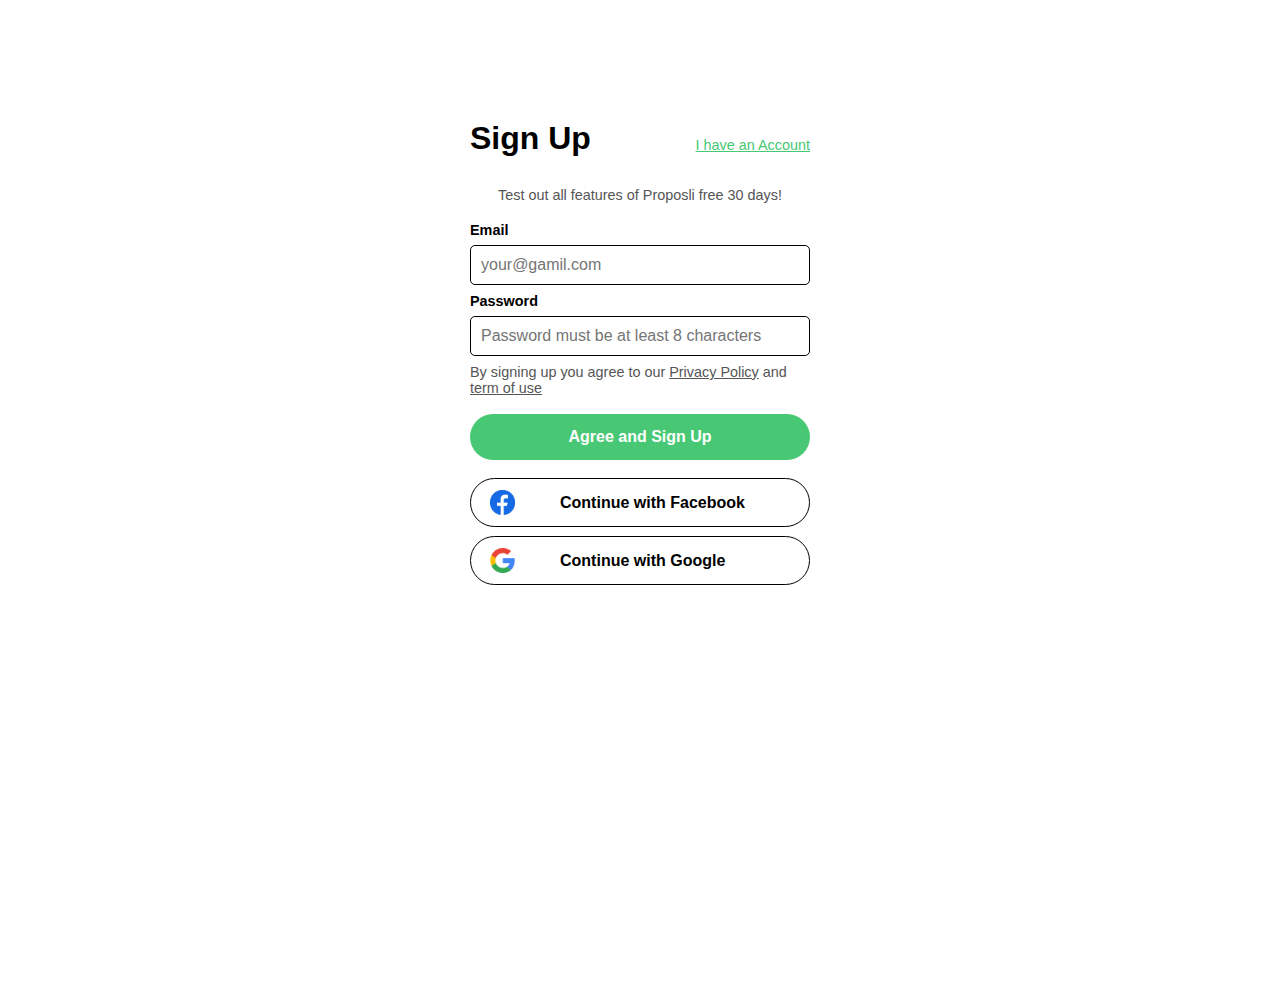
<file: index.html>
<!DOCTYPE html>
<html lang="en">

<head>
    <meta charset="UTF-8">
    <meta name="viewport" content="width=device-width, initial-scale=1.0">
    <title>Sign Up</title>

    <link rel="stylesheet" href="style.css">
</head>

<body>
    <div class="outer-box">
        <div class="iner-box">
            <header>
                <div class="signup-header">
                    <h1>Sign Up</h1>
                    <a href="sigin.html">I have an Account</a>
                </div>
                <p class="header-para">Test out all features of Proposli free 30 days!</p>
            </header>
            <main class="signup-main">
                <form action="">
                    <p class="signup-p">
                        <label for="email">Email</label>
                        <input type="email" id="email" placeholder="your@gamil.com" required>
                    </p>
                    <p class="signup-p">
                        <label for="password">Password</label>
                        <input type="password" id="password" placeholder="Password must be at least 8 characters"
                            required>
                    </p>
                    <p class="special-p">By signing up you agree to our <a href="#">Privacy Policy</a> and <a
                            href="#">term of use</a></p>
                    <input type="submit" id="button-1" value="Agree and Sign Up">
                </form>
            </main>
            <footer class="signup-footer">
                <button class="signup-button" id="button-2"><img src="fb.png" alt="" height="25"><a
                        href="https://www.facebook.com">Continue with Facebook</a></button>
                <button class="signup-button" id="button-3"><img src="google.png" alt="" height="25"><a
                        href="https://www.google.com">Continue with Google</a></button>
            </footer>
        </div>
    </div>

</body>

</html>
</file>
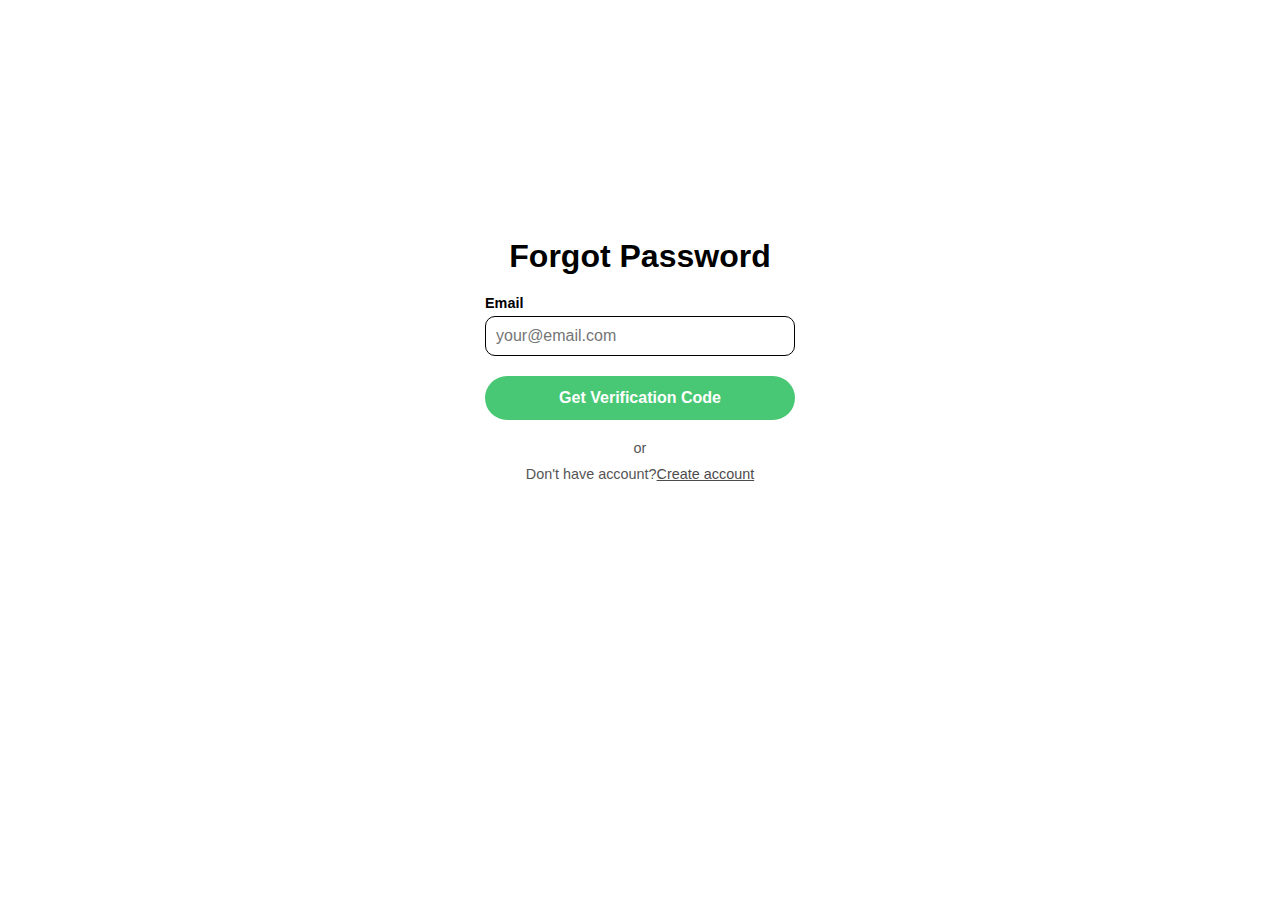
<file: forgot.html>
<!DOCTYPE html>
<html lang="en">
<head>
    <meta charset="UTF-8">
    <meta name="viewport" content="width=device-width, initial-scale=1.0">
    <title>Forgot Password</title>

    <link rel="stylesheet" href="forgot.css">
</head>
<body>
    <div class="outer-box">
        <div class="iner-box">
            <header>
                <div class="forgot-header">
                    <h1>Forgot Password</h1>
                </div>
            </header>

            <main class="forgot-body">
                <form action="post">
                    <p>
                        <label for="email">Email</label>
                        <input type="email" id="email" placeholder="your@email.com" required>
                    </p>
                    <p>
                        <input type="submit" id="submit" value="Get Verification Code">
                    </p>
                </form>
            </main>

            <footer class="forgot-footer">
              <div class="div">or</div>
                <p>Don't have account?<a href="index.html">Create account</a></p>
            </footer>
        </div>
    </div>

</body>
</html>
</file>
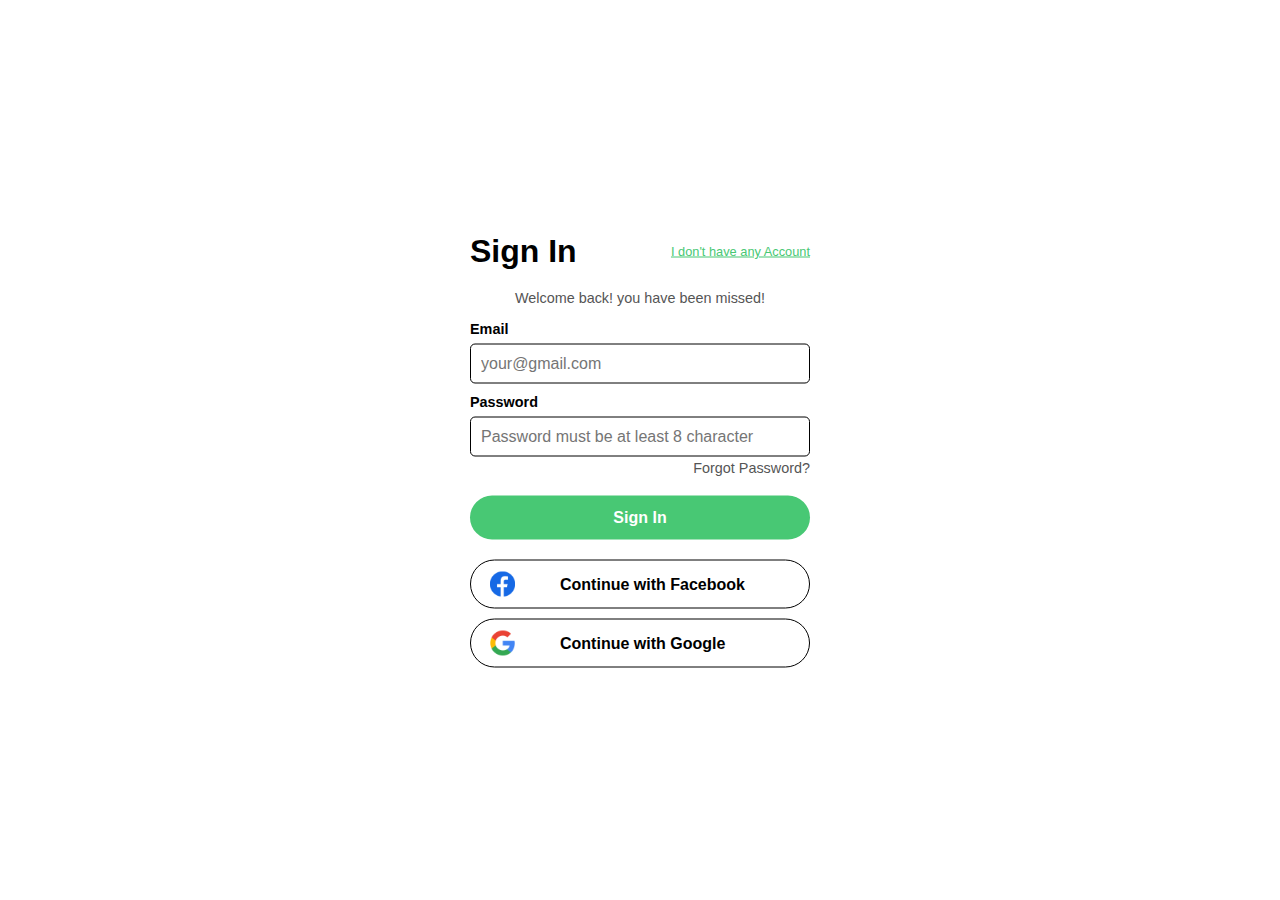
<file: sigin.html>
<!DOCTYPE html>
<html lang="en">
<head>
    <meta charset="UTF-8">
    <meta name="viewport" content="width=device-width, initial-scale=1.0">
    <title>Sign In</title>

    <link rel="stylesheet" href="signin.css">
</head>
<body>
    <div class="outer-box">
        <div class="iner-box">
            <header>
                <div class="signin-header">
                    <h1>Sign In</h1>
                    <a href="index.html">I don't have any Account</a>
                </div>
               <p>Welcome back! you have been missed!</p>
            </header>

            <main class="signin-body">
                <form action="post">
                    <p>
                        <label for="email">Email</label>
                        <input type="email" id="email" placeholder="your@gmail.com" required>
                    </p>
                    <p>
                        <label for="password">Password</label>
                        <input type="password" id="password" placeholder="Password must be at least 8 character" required>
                    </p>
                    <div class="form-para">
                        <p><a href="forgot.html">Forgot Password?</a></p>
                    </div>
                    <p>
                        <input type="submit" id="button-4" value="Sign In">
                    </p>
                </form>
            </main>

            <footer class="sigin-footer">
                <button class="button-f" id="button-5"><img src="fb.png" alt="" height="25"><a href="https://www.facebook.com">Continue with Facebook</a></button>
                <button class="button-f" id="button-6"><img src="google.png" alt="" height="25"><a href="https://www.google.com">Continue with Google</a></button>
            </footer>
        </div>
    </div>
</body>
</html>
</file>
<file: style.css>
* {
   margin: 0;
   padding: 0;
   box-sizing: border-box;
}

body {
   font-family: Verdana, Geneva, Tahoma, sans-serif;
}

.outer-box {
   height: 100vh;
   width: 100vw;
   /* background-color: cadetblue;  */
   display: flex;
   /* flex-wrap: wrap; */
}

.iner-box {
   width: 400px;
   margin: 0 auto;
   position: relative;
   top: 60%;
   transform: translateY(-50%);
   background-color: white;
   padding: 30px;
   border-radius: 8px;
}

.div {
   font-size: 13px;
   text-align: end;
   /* font-family: sans-serif; */
}

.div a {
   color: #48C874;
}

.signup-header h1 {
   margin-bottom: 12px;
}

.signup-header a {
   font-size: 0.9rem;
   color: #48C874;
}
.signup-header {
   display: flex;
   align-items: center;
   justify-content: space-between;
   margin-bottom: 18px;
   
}

.header-para {
   font-size: 0.9rem;
   color: #555;
   text-align: center;
   margin-bottom: 19px;
}

.signup-main p {
   margin: 6px 0;
}

.special-p {
   font-size: 0.9rem;
   color: #555;
}

.special-p a {
   color: #555;
}

.signup-p label {
   display: block;
   margin: 5px 0;
   font-weight: bold;
   font-size: 0.9rem;
}

.signup-p input {
   border: 1px solid black;
   border-radius: 5px;
   border-width: 0.1px;
   padding: 10px;
   margin: 2px 0;
   font-size: 1rem;
   width: 100%;
}

.signup-footer p {
   margin: 0;
   font-size: 13px;
   color: #555;
}

.signup-footer p a {
   color: #555;
}

.signup-button {
   display: flex;
   align-items: center;
   gap:45px;
   /* padding: 11px 0px; */
   /* margin: 18px 0; */
   cursor: pointer;
}

#button-1 {
   display: block;
   width: 100%;
   padding: 11px;
   margin: 18px auto;
   background-color: #48C874;
   color: white;
   line-height: 24px;
   font-weight: bold;
   border: none;
   border-radius: 50px;
   font-size: 16px;
   cursor: pointer;
}

#button-2 {
   margin: 3px 0;
   padding: 11px 19px;
   width: 100%;
   border-radius: 50px;
   border: 1px solid black;
   background-color: white;
   font-weight: bold;
   font-size: 16px;
   text-align: center;
}


#button-3 {
   margin: 9px 0;
   padding: 11px 19px;
   width: 100%;
   border-radius: 50px;
   border: 2px solid black;
   background-color: white;
   border-width: 0.1px;
   font-weight: bold;
   font-size: 16px;
   text-align: center;
}

#button-1:hover {
   background-color: transparent;
   border: 0.1px solid #48C874;
   color: #48C874;
   transition: all 0.4s ease-in;
}

.signup-button a {
   color: black;
   text-decoration-line: none;
}
</file>
<file: forgot.css>
* {
    margin: 0;
    padding: 0;
    box-sizing: border-box;
}

body {
    font-family: Verdana, Geneva, Tahoma, sans-serif;
}

.outer-box {
    height: 100vh;
    width: 100vw;
}

.iner-box {
    width: 400px;
    margin: 0 auto;
    padding: 45px;
    position: relative;
    top: 40%;
    transform: translateY(-50%);
    background-color: white;
}

.forgot-header {
    text-align: center;
    margin-bottom: 20px;
}

.forgot-body label{
    display: block;
    margin-bottom: 5px;
    font-weight: bold;
    font-size: 0.9rem;
}

.forgot-body input {
    padding: 10px;
    margin-bottom: 20px;
    border: 1px solid #000000;
    border-radius: 10px;
    width: 100%;
    font-size: 1rem;
}

.forgot-body input[type="submit"] {
    border: none;
    border-radius: 50px;
    background-color: #48c874;
    color: white;
    font-weight: bold;
    font-size: 16px;
    line-height: 24px;
    cursor: pointer;
}

.forgot-footer {
    text-align: center;
    color: #555;
    font-size: 0.9rem;
}

.forgot-footer a {
    color: #4d4b4b;
}

.forgot-footer a:hover {
    color: #48c874
}

.div{
    margin-bottom: 10px;
}
</file>
<file: signin.css>
* {
    margin: 0;
    padding: 0;
    box-sizing: border-box;
}

body {
    font-family: Verdana, Geneva, Tahoma, sans-serif;
}

.outer-box {
    height: 100vh;
    width: 100vw;
}

.iner-box {
    width: 400px;
    margin: 0 auto;
    padding: 30px;
    position: relative;
    top: 50%;
    transform: translateY(-50%);
}

.signin-header {
    display: flex;
    align-items: center;
    justify-content: space-between;
    margin-bottom: 20px;
}

.signin-header a {
     font-size: 0.8rem;
     color: #48c874;
}

header p {
    text-align: center;
    margin-bottom: 15px;
    color: #555;
    font-size: 0.9rem;
}

.signin-body label {
    display: block;
    margin: 7px 0;
    font-weight: bold;
    font-size: 0.9rem;
}

.signin-body input {
    padding: 10px;
    margin-bottom: 3px;
    border: 1px solid #000000;
    border-radius: 5px;
    width: 100%;
    font-size: 1rem;
}

.form-para {
    text-align: end;
    font-size: 0.9rem;
    margin-bottom: 20px;
}

.form-para a {
    color: #555;
    text-decoration-line: none;
}

.form-para a:hover {
      color: #48c874;
}

#button-4 {
    background: #48c874;
    color: white;
    border: none;
    border-radius: 50px;
    font-size: 16px;
    font-weight: bold;
    padding: 10px 0;
    margin-bottom: 20px;
    line-height: 24px;
}

#button-4:hover {
    background-color: transparent;
    color: #48c874;
    border: 1px solid #48c874;
    cursor: pointer;
    transition: all 0.4s;
}

.button-f {
    display: flex;
    align-items: center;
    gap: 45px;
    font-size: 16px;
    font-weight: bold;
    cursor: pointer;
    background-color: white;
}

#button-5 {
    margin-bottom: 10px;
    border: 1px solid #000000;
    padding: 11px 19px;
    width: 100%;
    border-radius: 50px;
    border-width: 0.2px;
    line-height: 20px;
}

#button-6 {
    border: 1px solid #000000;
    padding: 11px 19px;
    width: 100%;
    border-radius: 50px;
    border-width: 0.2px;
    line-height: 20px;
}

.button-f a {
    text-decoration-line: none;
    color: black;
}
</file>
